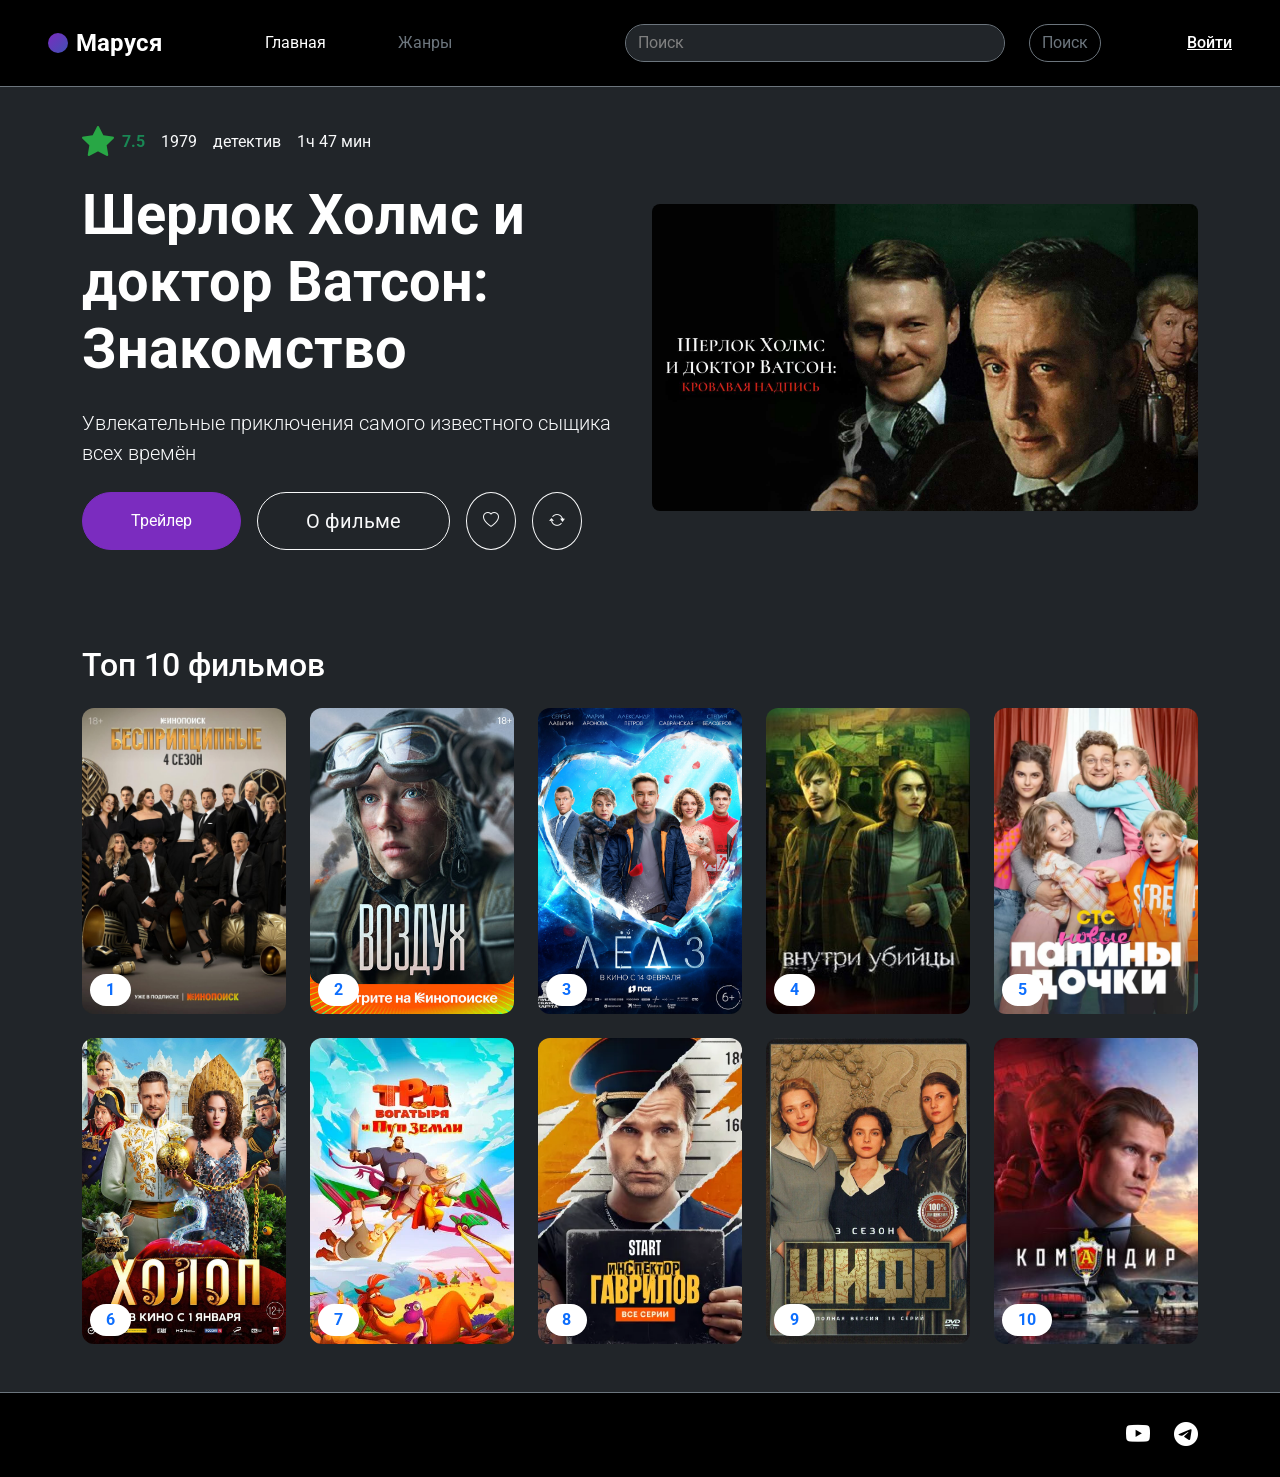
<file: index.html>
<!DOCTYPE html>
<html lang="ru">
<head>
  <meta charset="UTF-8">
  <meta name="viewport" content="width=device-width, initial-scale=1.0">
  <title>Маруся</title>
  <link href="https://fonts.googleapis.com/css2?family=Roboto:wght@400;500;700&display=swap" rel="stylesheet">
  <link href="https://cdn.jsdelivr.net/npm/bootstrap@5.3.3/dist/css/bootstrap.min.css" rel="stylesheet" integrity="sha384-QWTKZyjpPEjISv5WaRU9OFeRpok6YctnYmDr5pNlyT2bRjXh0JMhjY6hW+ALEwIH" crossorigin="anonymous">
  <link href="https://cdn.jsdelivr.net/npm/bootstrap-icons@1.11.3/font/bootstrap-icons.css" rel="stylesheet">
  <link rel="stylesheet" href="css/style.css">
</head>
<body class="bg-dark text-white">
<nav class="navbar navbar-expand-lg border-bottom border-secondary bg-black fixed-top">
    <div class="container-fluid px-4 px-lg-5">
        <a class="navbar-brand fw-bold text-white fs-4 d-flex align-items-center" href="index.html">
          <span class="logos me-2"></span>
            Маруся
        </a>
        <div class="mx-auto d-flex align-items-center gap-5">
          <a href="" class="nav-link me-4">Главная</a>
          <a href="zhanr.html" class="nav-link text-secondary">Жанры</a>
        </div>

          <form class="d-flex mx-auto my-3" role="search">
      <input class="form-control poisk bg-dark text-white border-secondary rounded-pill me-4" type="search" placeholder="Поиск" aria-label="Search"/>
      <button class="btn btn-outline-secondary rounded-pill" type="submit">Поиск</button>
    </form>
    <a href="" class="text-white fw-medium" data-bs-toggle="modal" data-bs-target="#loginModal">Войти</a>
 </div>
</nav>
<div class="otstyp"></div>
<div class="container mt-5">
  <div class="row align-items-center">
    <div class="col-lg-6 mb-5">
      <div class="d-flex align-items-center mb-3">
        <i class="zvezda bi bi-star-fill me-2"></i>
        <span class="text-success fw-bold me-3">7.5</span>
        <span class="text-light me-3">1979</span>
        <span class="text-light me-3">детектив</span>
        <span class="text-light">1ч 47 мин</span>
      </div>
      <h1 class="display-4 fw-bold mb-4">Шерлок Холмс и доктор Ватсон: Знакомство</h1>
      <p class="lead text-light mb-4">Увлекательные приключения самого известного сыщика всех времён</p>
      <div class="d-flex gap-3 flex-wrap">
        <div class="collapse mt-4" id="filmInfo">
  <div class="bg-dark p-4 rounded-3 border border-secondary">
    <h4 class="text-white mb-4">О фильме</h4>
      <div class="row text-white small">
      <div class="col-6 col-md-4 mb-3">
        <strong>Язык оригинала</strong><br>Русский
      </div>
      <div class="col-6 col-md-4 mb-3">
        <strong>Бюджет</strong><br>250 000 руб.
      </div>
      <div class="col-6 col-md-4 mb-3">
        <strong>Выручка</strong><br>2 835 000 руб.
      </div>
      <div class="col-6 col-md-4 mb-3">
        <strong>Режиссёр</strong><br>Игорь Масленников
      </div>
      <div class="col-6 col-md-4 mb-3">
        <strong>Продакшен</strong><br>Ленфильм
      </div>
      <div class="col-6 col-md-4 mb-3">
        <strong>Награды</strong><br>Топ-250, 33 место
      </div>
    </div>
  </div>
</div>
        <button class="btn btn-primary rounded-pill px-5">Трейлер</button>
        <button class="btn btn-outline-light btn-lg rounded-pill px-5" type="button" data-bs-toggle="collapse" data-bs-target="#filmInfo" aria-expanded="false" aria-controls="filmInfo">О фильме</button>
        <button class="btn btn-outline-light rounded-circle p-3">
          <i class="bi bi-heart"></i>
          </button>
          <button class="btn btn-outline-light rounded-circle p-3">
            <i class="bi bi-arrow-repeat"></i>
            </button>
      </div>
      </div>
      <div class="col-lg-6">
        <img src="img/sh.jpg" alt="постер" class="img-fluid rounded-3 poster">
      </div>
  </div>
      </div>
      <div class="container mt-5">
        <h2 class="text-white mb-4">Топ 10 фильмов</h2>
         <div class="row row-cols-2 row-cols-md-3 row-cols-lg-5 g-4">
    <div class="col">
      <a href="" class="text-decoration-none">
        <div class="topchik position-relative">
          <img src="img/po.jpg" class="w-100 rounded-3" alt="1">
          <span class="position-absolute bottom-0 start-0 m-2 verx rounded-pill bg-white px-3 py-1 fs-6 fw-bold">1</span>
        </div>
      </a>
    </div>
    <div class="col">
      <a href="" class="text-decoration-none">
        <div class="topchik position-relative">
          <img src="img/po2.jpg" class="w-100 rounded-3" alt="2">
          <span class="position-absolute bottom-0 start-0 m-2 verx rounded-pill bg-white px-3 py-1 fs-6 fw-bold">2</span>
        </div>
      </a>
    </div>
    <div class="col">
      <a href="" class="text-decoration-none">
        <div class="topchik position-relative">
          <img src="img/po3.jpg" class="w-100 rounded-3" alt="3">
          <span class="position-absolute bottom-0 start-0 m-2 verx rounded-pill bg-white px-3 py-1 fs-6 fw-bold">3</span>
        </div>
      </a>
    </div>
    <div class="col">
      <a href="" class="text-decoration-none">
        <div class="topchik position-relative">
          <img src="img/po4.jpg" class="w-100 rounded-3" alt="4">
          <span class="position-absolute bottom-0 start-0 m-2 verx rounded-pill bg-white px-3 py-1 fs-6 fw-bold">4</span>
        </div>
      </a>
    </div>
    <div class="col">
      <a href="" class="text-decoration-none">
        <div class="topchik position-relative">
          <img src="img/po5.jpg" class="w-100 rounded-3" alt="5">
          <span class="position-absolute bottom-0 start-0 m-2 verx rounded-pill bg-white px-3 py-1 fs-6 fw-bold">5</span>
        </div>
      </a>
    </div>
    <div class="col">
      <a href="" class="text-decoration-none">
        <div class="topchik position-relative">
          <img src="img/po6.jpg" class="w-100 rounded-3" alt="6">
          <span class="position-absolute bottom-0 start-0 m-2 verx rounded-pill bg-white px-3 py-1 fs-6 fw-bold">6</span>
        </div>
      </a>
    </div>
    <div class="col">
      <a href="" class="text-decoration-none">
        <div class="topchik position-relative">
          <img src="img/po7.jpg" class="w-100 rounded-3" alt="6">
          <span class="position-absolute bottom-0 start-0 m-2 verx rounded-pill bg-white px-3 py-1 fs-6 fw-bold">7</span>
        </div>
      </a>
    </div>
    <div class="col">
      <a href="" class="text-decoration-none">
        <div class="topchik position-relative">
          <img src="img/po8.jpg" class="w-100 rounded-3" alt="6">
          <span class="position-absolute bottom-0 start-0 m-2 verx rounded-pill bg-white px-3 py-1 fs-6 fw-bold">8</span>
        </div>
      </a>
    </div>
    <div class="col">
      <a href="" class="text-decoration-none">
        <div class="topchik position-relative">
          <img src="img/po9.jpg" class="w-100 rounded-3" alt="6">
          <span class="position-absolute bottom-0 start-0 m-2 verx rounded-pill bg-white px-3 py-1 fs-6 fw-bold">9</span>
        </div>
      </a>
    </div>
    <div class="col">
      <a href="" class="text-decoration-none">
        <div class="topchik position-relative">
          <img src="img/po10.jpg" class="w-100 rounded-3" alt="6">
          <span class="position-absolute bottom-0 start-0 m-2 verx rounded-pill bg-white px-3 py-1 fs-6 fw-bold">10</span>
        </div>
      </a>
    </div>
        </div>
      </div>
      <footer class="bg-black py-4 mt-5 border-top border-secondary">
  <div class="container">
    <div class="d-flex justify-content-end">
      <div class="d-flex gap-4">
        <a href="" class="text-white fs-4 social-icon">
          <i class="bi bi-youtube"></i>
        </a>
        <a href="" class="text-white fs-4 social-icon">
          <i class="bi bi-telegram"></i>
        </a>
      </div>
    </div>
  </div>
</footer>
<div class="modal fade" id="loginModal" tabindex="-1" aria-labelledby="loginModalLabel" aria-hidden="true">
  <div class="modal-dialog modal-dialog-centered modal-md">
    <div class="modal-content bg-white text-dark rounded-4 border-0 shadow-lg">
      <button type="button" class="btn-close position-absolute top-0 end-0 mt-3 me-3" data-bs-dismiss="modal" aria-label="Close"></button>
      <div class="modal-header border-0 pb-0 d-flex flex-column align-items-center">
        <div class="d-flex align-items-center mb-3">
          <span class="logos me-2"></span>
          <h5 class="modal-title fw-bold fs-4" id="loginModalLabel">Маруся</h5>
        </div>
      </div>
      <div class="modal-body px-5 pb-5">
        <form>
          <div class="mb-4">
            <input type="email" class="form-control bg-light border-0 rounded-pill py-3" placeholder="Электронная почта" required>
          </div>
          <div class="mb-4">
            <input type="password" class="form-control bg-light border-0 rounded-pill py-3" placeholder="Пароль" required>
          </div>
        <button type="submit" class="btn w-100 rounded-pill py-3 fw-bold voiti">Войти</button>
        </form>
        <div class="text-center mt-4">
          <a href="#" class="text-primary text-decoration-none small fw-medium" data-bs-toggle="modal" data-bs-target="#registerModal" data-bs-dismiss="modal">
            Регистрация
          </a>
        </div>
      </div>
    </div>
  </div>
</div>
<div class="modal fade" id="registerModal" tabindex="-1" aria-labelledby="registerModalLabel" aria-hidden="true">
  <div class="modal-dialog modal-dialog-centered modal-md">
    <div class="modal-content bg-white text-dark rounded-4 border-0 shadow-lg">
      <button type="button" class="btn-close position-absolute top-0 end-0 mt-3 me-3" data-bs-dismiss="modal" aria-label="Close"></button>
      <div class="modal-header border-0 pb-0 d-flex flex-column align-items-center">
        <div class="d-flex align-items-center mb-3">
          <span class="logo-circle me-2"></span>
          <h5 class="modal-title fw-bold fs-4" id="registerModalLabel">Маруся</h5>
        </div>
      </div>
      <div class="modal-body px-5 pb-5">
        <form>
          <div class="mb-4">
            <input type="email" class="form-control bg-light border-0 rounded-pill py-3" placeholder="Электронная почта" required>
          </div>
          <div class="mb-4">
            <input type="text" class="form-control bg-light border-0 rounded-pill py-3" placeholder="Имя" required>
          </div>
          <div class="mb-4">
            <input type="text" class="form-control bg-light border-0 rounded-pill py-3" placeholder="Фамилия" required>
          </div>
          <div class="mb-4">
            <input type="password" class="form-control bg-light border-0 rounded-pill py-3" placeholder="Пароль" required>
          </div>
          <div class="mb-4">
            <input type="password" class="form-control bg-light border-0 rounded-pill py-3" placeholder="Подтвердите пароль" required>
          </div>
          <button type="submit" class="btn w-100 rounded-pill py-3 fw-bold login-btn">Создать аккаунт</button>
        </form>
        <div class="text-center mt-4">
          <a href="#" class="text-primary text-decoration-none small fw-medium" data-bs-toggle="modal" data-bs-target="#loginModal" data-bs-dismiss="modal">
            У меня есть пароль
          </a>
        </div>
      </div>
    </div>
  </div>
</div>
      </div>
 </div>
  </div>
</div>
  <script src="https://cdn.jsdelivr.net/npm/bootstrap@5.3.3/dist/js/bootstrap.bundle.min.js" integrity="sha384-YvpcrYf0tY3lHB60NNkmXc5s9fDVZLESaAA55NDzOxhy9GkcIdslK1eN7N6jIeHz" crossorigin="anonymous"></script>
</body>
</html>
</file>
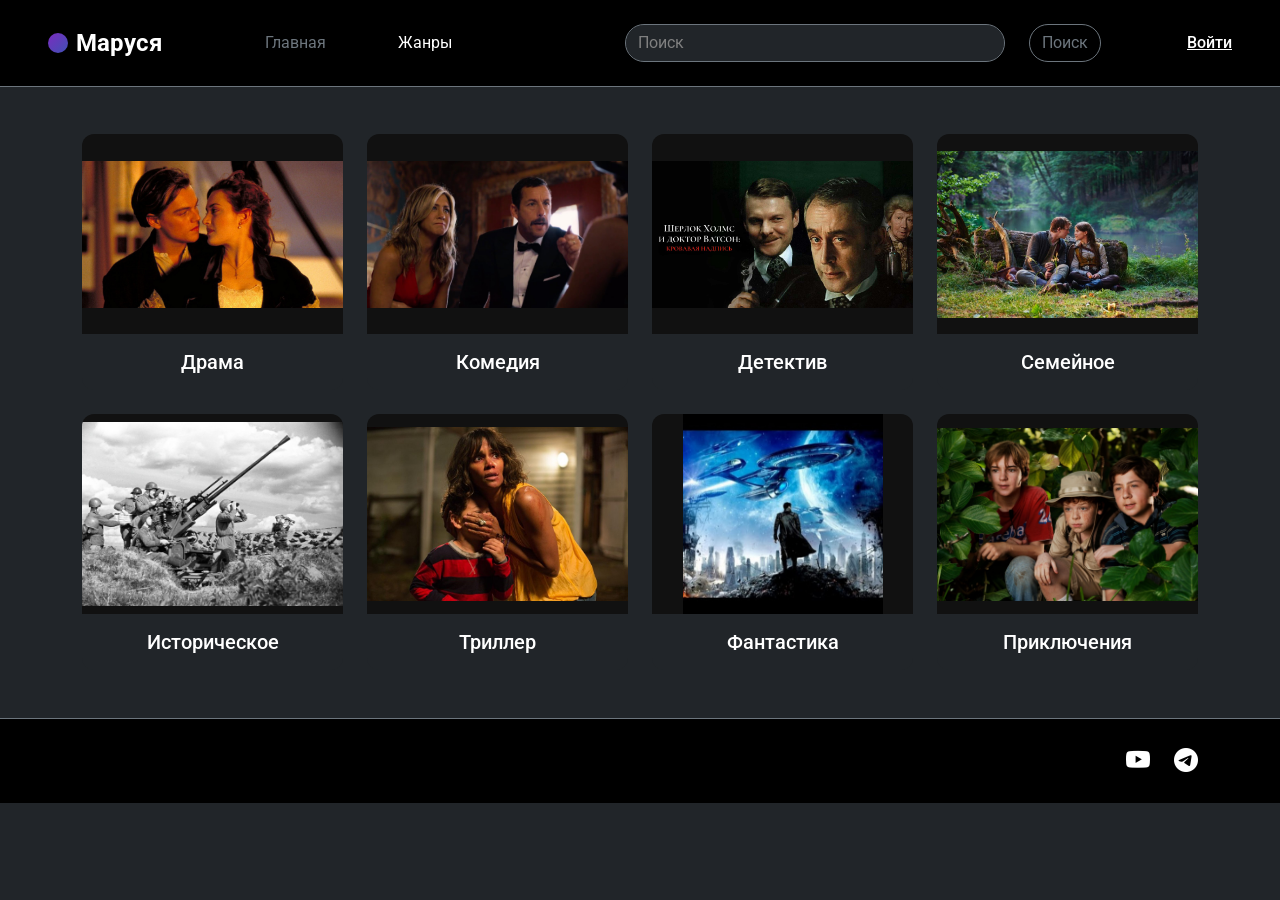
<file: zhanr.html>
<!DOCTYPE html>
<html lang="ru">
<head>
  <meta charset="UTF-8">
  <meta name="viewport" content="width=device-width, initial-scale=1.0">
  <title>Маруся</title>
  <link href="https://fonts.googleapis.com/css2?family=Roboto:wght@400;500;700&display=swap" rel="stylesheet">
  <link href="https://cdn.jsdelivr.net/npm/bootstrap@5.3.3/dist/css/bootstrap.min.css" rel="stylesheet" integrity="sha384-QWTKZyjpPEjISv5WaRU9OFeRpok6YctnYmDr5pNlyT2bRjXh0JMhjY6hW+ALEwIH" crossorigin="anonymous">
  <link href="https://cdn.jsdelivr.net/npm/bootstrap-icons@1.11.3/font/bootstrap-icons.css" rel="stylesheet">
  <link rel="stylesheet" href="css/style.css">
</head>
<body class="bg-dark text-white">
<nav class="navbar navbar-expand-lg border-bottom border-secondary bg-black fixed-top">
    <div class="container-fluid px-4 px-lg-5">
        <a class="navbar-brand fw-bold text-white fs-4 d-flex align-items-center" href="index.html">
          <span class="logos me-2"></span>
            Маруся
        </a>
        <div class="mx-auto d-flex align-items-center gap-5">
          <a href="index.html" class="nav-link text-secondary me-4">Главная</a>
          <a href="" class="nav-link">Жанры</a>
        </div>

          <form class="d-flex mx-auto my-3" role="search">
      <input class="form-control poisk bg-dark text-white border-secondary rounded-pill me-4" type="search" placeholder="Поиск" aria-label="Search"/>
      <button class="btn btn-outline-secondary rounded-pill" type="submit">Поиск</button>
    </form>
    <a href="#" class="text-white fw-medium" data-bs-toggle="modal" data-bs-target="#loginModal">Войти</a>
 </div>
</nav>
 <div class="container mt-5">
    <h2 class="text-white mb-5 text-center">Жанры фильмов</h2>
    <div class="row row-cols-2 row-cols-md-4 row-cols-lg-4 g-4">
         <div class="col">
            <a href="" class="text-decoration-none">
    <div class="card bg-dark border-0 h-100">
      <img src="img/fy.jpg" class="card-img-top" alt="Драма">
      <div class="card-body text-center p-3">
        <h5 class="card-title text-white mb-0">Драма</h5>
      </div>
    </div>
    </a>
  </div>
  <div class="col">
    <a href="" class="text-decoration-none">
    <div class="card bg-dark border-0 h-100">
      <img src="img/fy2.jpg" class="card-img-top" alt="Комедия">
      <div class="card-body text-center p-3">
        <h5 class="card-title text-white mb-0">Комедия</h5>
      </div>
    </div>
    </a>
  </div>
  <div class="col">
    <a href="" class="text-decoration-none">
    <div class="card bg-dark border-0 h-100">
      <img src="img/sh.jpg" class="card-img-top" alt="Детектив">
      <div class="card-body text-center p-3">
        <h5 class="card-title text-white mb-0">Детектив</h5>
      </div>
    </div>
    </a>
  </div>
  <div class="col">
    <a href="" class="text-decoration-none">
    <div class="card bg-dark border-0 h-100">
      <img src="img/fy3.jpg" class="card-img-top" alt="Семейное">
      <div class="card-body text-center p-3">
        <h5 class="card-title text-white mb-0">Семейное</h5>
      </div>
    </div>
    </a>
  </div>
  <div class="col">
    <a href="" class="text-decoration-none">
    <div class="card bg-dark border-0 h-100">
      <img src="img/fy4.jpg" class="card-img-top" alt="Историческое">
      <div class="card-body text-center p-3">
        <h5 class="card-title text-white mb-0">Историческое</h5>
      </div>
    </div>
    </a>
  </div>
  <div class="col">
    <a href="" class="text-decoration-none">
    <div class="card bg-dark border-0 h-100">
      <img src="img/fy5.jpg" class="card-img-top" alt="Триллер">
      <div class="card-body text-center p-3">
        <h5 class="card-title text-white mb-0">Триллер</h5>
      </div>
    </div>
    </a>
  </div>
  <div class="col">
    <a href="" class="text-decoration-none">
    <div class="card bg-dark border-0 h-100">
      <img src="img/fy6.jpg" class="card-img-top" alt="Фантастика">
      <div class="card-body text-center p-3">
        <h5 class="card-title text-white mb-0">Фантастика</h5>
      </div>
    </div>
    </a>
  </div>
  <div class="col">
    <a href="" class="text-decoration-none">
    <div class="card bg-dark border-0 h-100">
      <img src="img/fy7.jpg" class="card-img-top" alt="Приключения">
      <div class="card-body text-center p-3">
        <h5 class="card-title text-white mb-0">Приключения</h5>
      </div>
    </div>
</a>
  </div>

</div>
      </div>
     </div>
  </div>
  <footer class="bg-black py-4 mt-5 border-top border-secondary">
  <div class="container">
    <div class="d-flex justify-content-end">
      <div class="d-flex gap-4">
        <a href="#" class="text-white fs-4 social-icon">
          <i class="bi bi-youtube"></i>
        </a>
        <a href="#" class="text-white fs-4 social-icon">
          <i class="bi bi-telegram"></i>
        </a>
      </div>
    </div>
  </div>
</footer>
<div class="modal fade" id="loginModal" tabindex="-1" aria-labelledby="loginModalLabel" aria-hidden="true">
  <div class="modal-dialog modal-dialog-centered modal-md">
    <div class="modal-content bg-white text-dark rounded-4 border-0 shadow-lg">
      <button type="button" class="btn-close position-absolute top-0 end-0 mt-3 me-3" data-bs-dismiss="modal" aria-label="Close"></button>
      <div class="modal-header border-0 pb-0 d-flex flex-column align-items-center">
        <div class="d-flex align-items-center mb-3">
          <span class="logos me-2"></span>
          <h5 class="modal-title fw-bold fs-4" id="loginModalLabel">Маруся</h5>
        </div>
      </div>
      <div class="modal-body px-5 pb-5">
        <form>
          <div class="mb-4">
            <input type="email" class="form-control bg-light border-0 rounded-pill py-3" placeholder="Электронная почта" required>
          </div>
          <div class="mb-4">
            <input type="password" class="form-control bg-light border-0 rounded-pill py-3" placeholder="Пароль" required>
          </div>
        <button type="submit" class="btn w-100 rounded-pill py-3 fw-bold voiti">Войти</button>
        </form>
        <div class="text-center mt-4">
          <a href="#" class="text-primary text-decoration-none small fw-medium" data-bs-toggle="modal" data-bs-target="#registerModal" data-bs-dismiss="modal">
            Регистрация
          </a>
        </div>
      </div>
    </div>
  </div>
</div>
<div class="modal fade" id="registerModal" tabindex="-1" aria-labelledby="registerModalLabel" aria-hidden="true">
  <div class="modal-dialog modal-dialog-centered modal-md">
    <div class="modal-content bg-white text-dark rounded-4 border-0 shadow-lg">
      <button type="button" class="btn-close position-absolute top-0 end-0 mt-3 me-3" data-bs-dismiss="modal" aria-label="Close"></button>
      <div class="modal-header border-0 pb-0 d-flex flex-column align-items-center">
        <div class="d-flex align-items-center mb-3">
          <span class="logo-circle me-2"></span>
          <h5 class="modal-title fw-bold fs-4" id="registerModalLabel">марруся</h5>
        </div>
      </div>
      <div class="modal-body px-5 pb-5">
        <form>
          <div class="mb-4">
            <input type="email" class="form-control bg-light border-0 rounded-pill py-3" placeholder="Электронная почта" required>
          </div>
          <div class="mb-4">
            <input type="text" class="form-control bg-light border-0 rounded-pill py-3" placeholder="Имя" required>
          </div>
          <div class="mb-4">
            <input type="text" class="form-control bg-light border-0 rounded-pill py-3" placeholder="Фамилия" required>
          </div>
          <div class="mb-4">
            <input type="password" class="form-control bg-light border-0 rounded-pill py-3" placeholder="Пароль" required>
          </div>
          <div class="mb-4">
            <input type="password" class="form-control bg-light border-0 rounded-pill py-3" placeholder="Подтвердите пароль" required>
          </div>
          <button type="submit" class="btn w-100 rounded-pill py-3 fw-bold login-btn">Создать аккаунт</button>
        </form>
        <div class="text-center mt-4">
          <a href="#" class="text-primary text-decoration-none small fw-medium" data-bs-toggle="modal" data-bs-target="#loginModal" data-bs-dismiss="modal">
            У меня есть пароль
          </a>
        </div>
      </div>
    </div>
  </div>
</div>
      </div>
 </div>
  </div>
</div>
 <script src="https://cdn.jsdelivr.net/npm/bootstrap@5.3.3/dist/js/bootstrap.bundle.min.js" integrity="sha384-YvpcrYf0tY3lHB60NNkmXc5s9fDVZLESaAA55NDzOxhy9GkcIdslK1eN7N6jIeHz" crossorigin="anonymous"></script>
</body>
</html>
</file>
<file: css/style.css>
body {
    font-family: 'Roboto', sans-serif;
    background-color: #000000;
    color: #ffffff;
}
.logos {
    width: 20px;
    height: 20px;
    border-radius: 50%;
    background: linear-gradient(135deg, #7b2cbf, #3f51b5);
}
.poisk {
    width: 380px;
    background-color: #1e1e1e;
}
.poisk::placeholder {
    color: gray;
}
.otstyp {
    padding-top:70px;
}
.nav-link {
    padding: 0.5rem 0;
}
.nav-link:hover{
border-bottom: 2px solid #7b2cbf;
padding-bottom: 0.25rem;
}
.poster {
    width: 100%;
    max-height: 550px;
    object-fit: cover;
}
.zvezda {
    font-size: 2rem;
    color:#28a745;
}
.btn-primary{
    background-color: #7b2cbf;
    border-color: #7b2cbf;
}
.btn-primary:hover{
    background-color: #5e189a;
    border-color: #5e189a;
}
.topchik{
    overflow: hidden;
    border-radius: 12px;
    aspect-ratio: 2/3;
}
.topchik img {
    width: 100%;
    height: 100%;
    object-fit: cover;
    display: block;
}
.verx.rounded-pill.bg-primary {
    background-color: #7b2cbf;
    min-width: 32px;
    height: 32px;
    line-height: 32px;
    font-size: 1.1rem;
    padding: 0 10px;
    bottom: 10px;
    left:10px;
}
.voiti {
    background-color: #7b2cbf;
    color:white;
    border: none;
    font-size: 1.1rem;
}
.card.bg-dark {
    width: 100%;
    background-color: #111;
    border-radius: 12px;
    overflow: hidden;
}
.card-img-top {
    width: 100%;
    height: 200px;
    object-fit: contain;
    background-color: #111;
}
.card-titles {
    background-color: #1e1e1e;
    color: white;
    font-size: 1.1rem;
}
</file>
